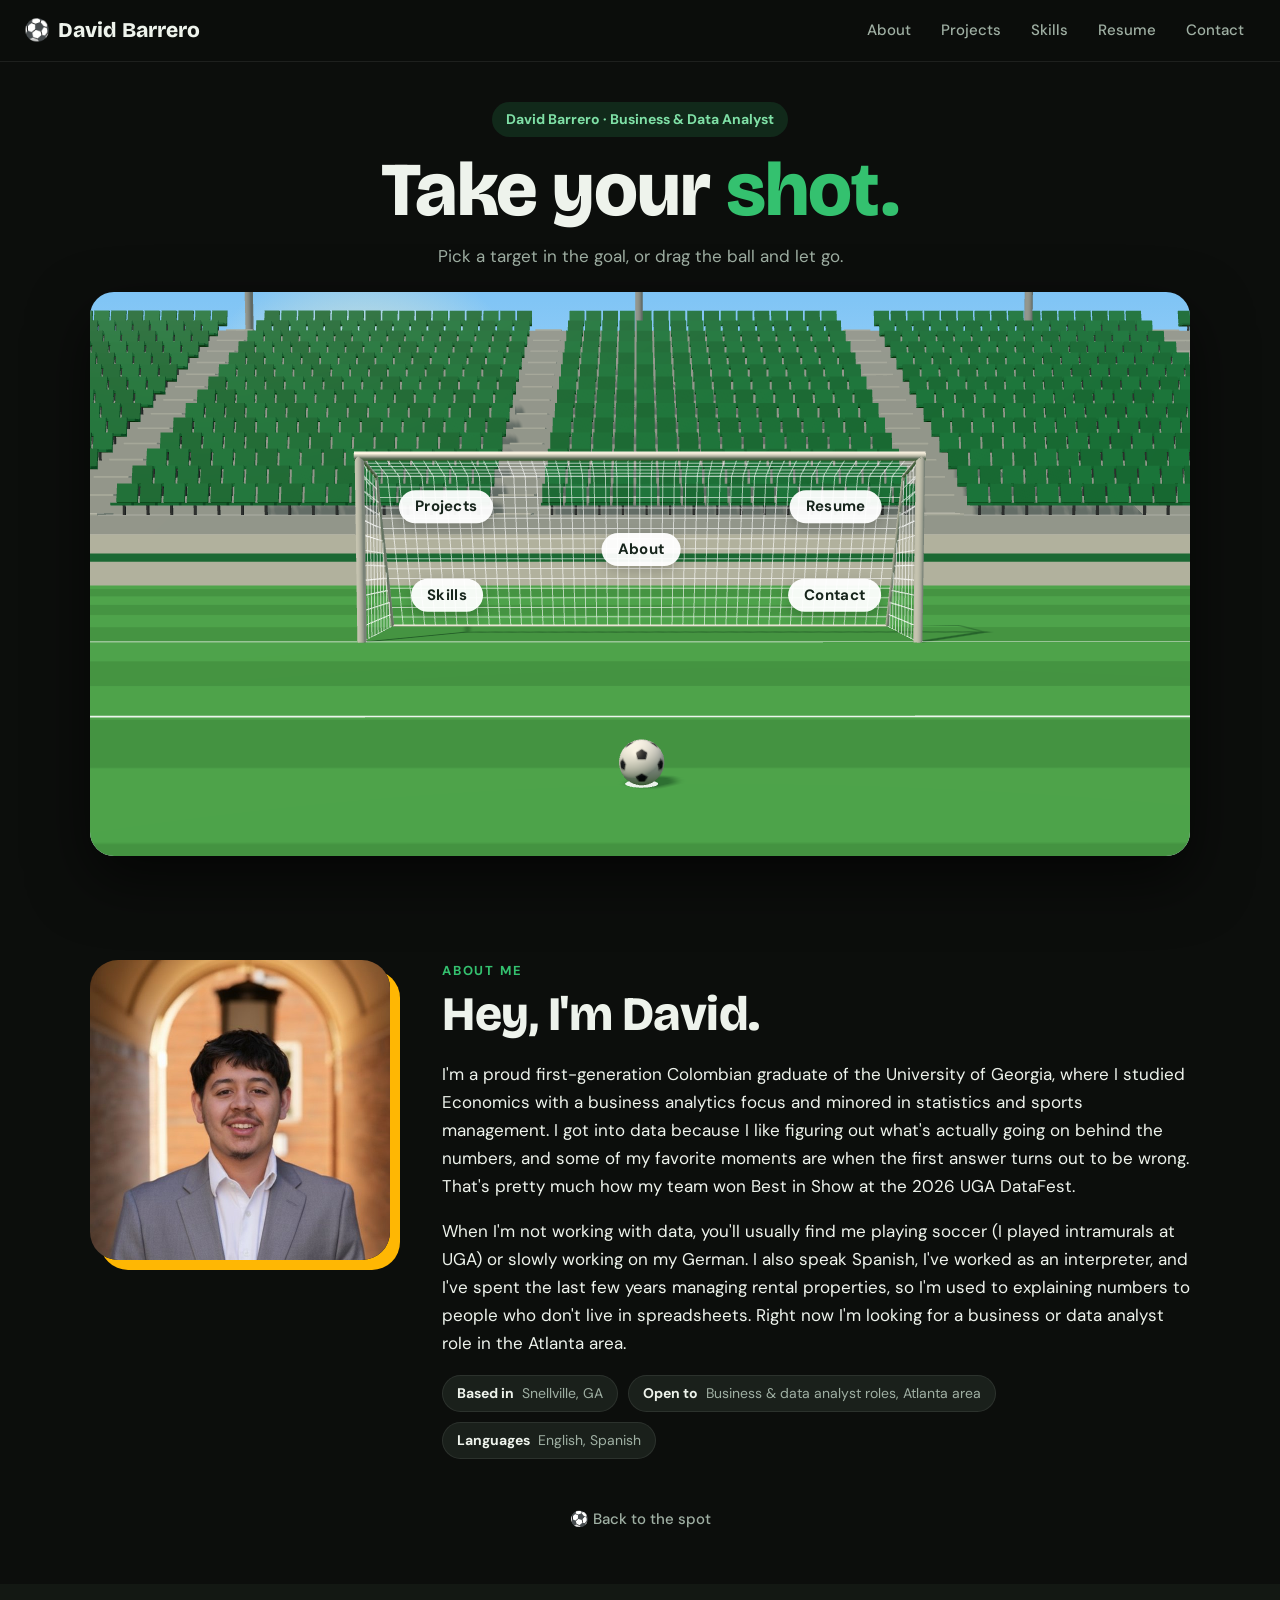
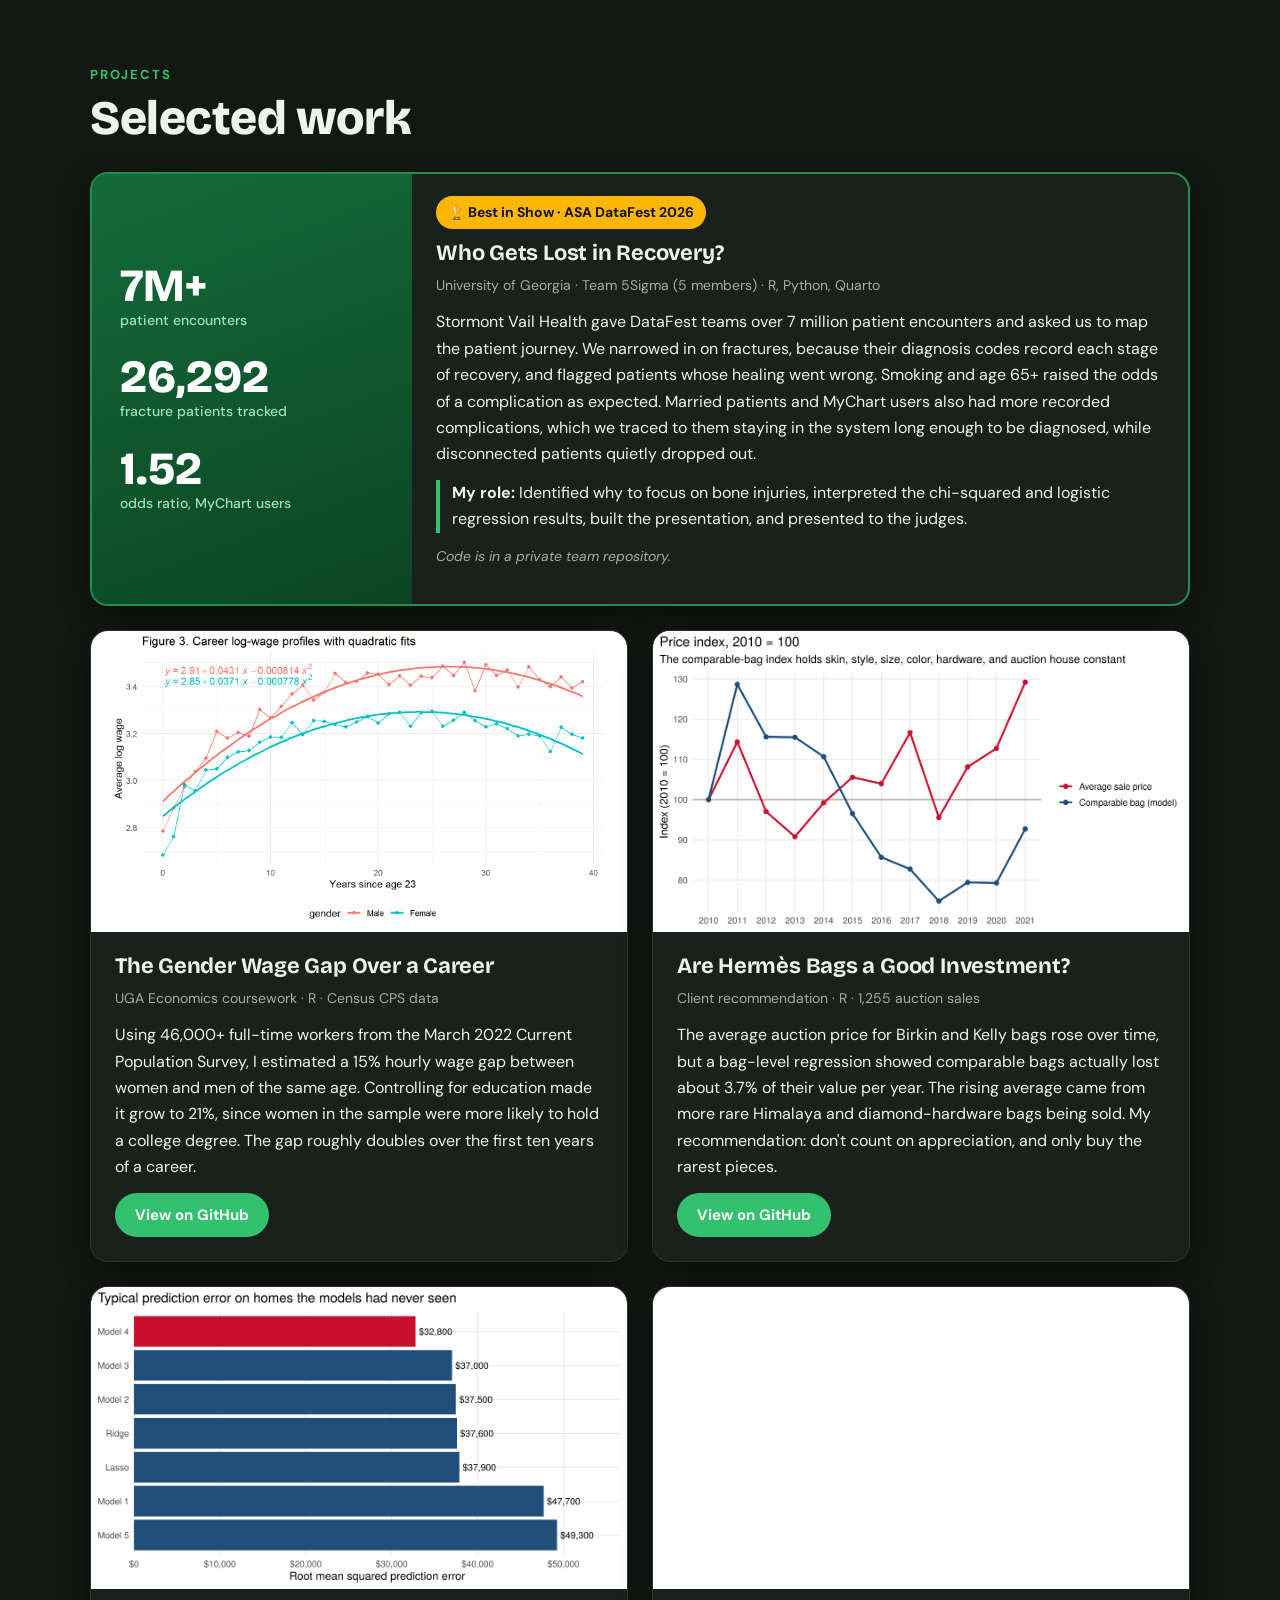
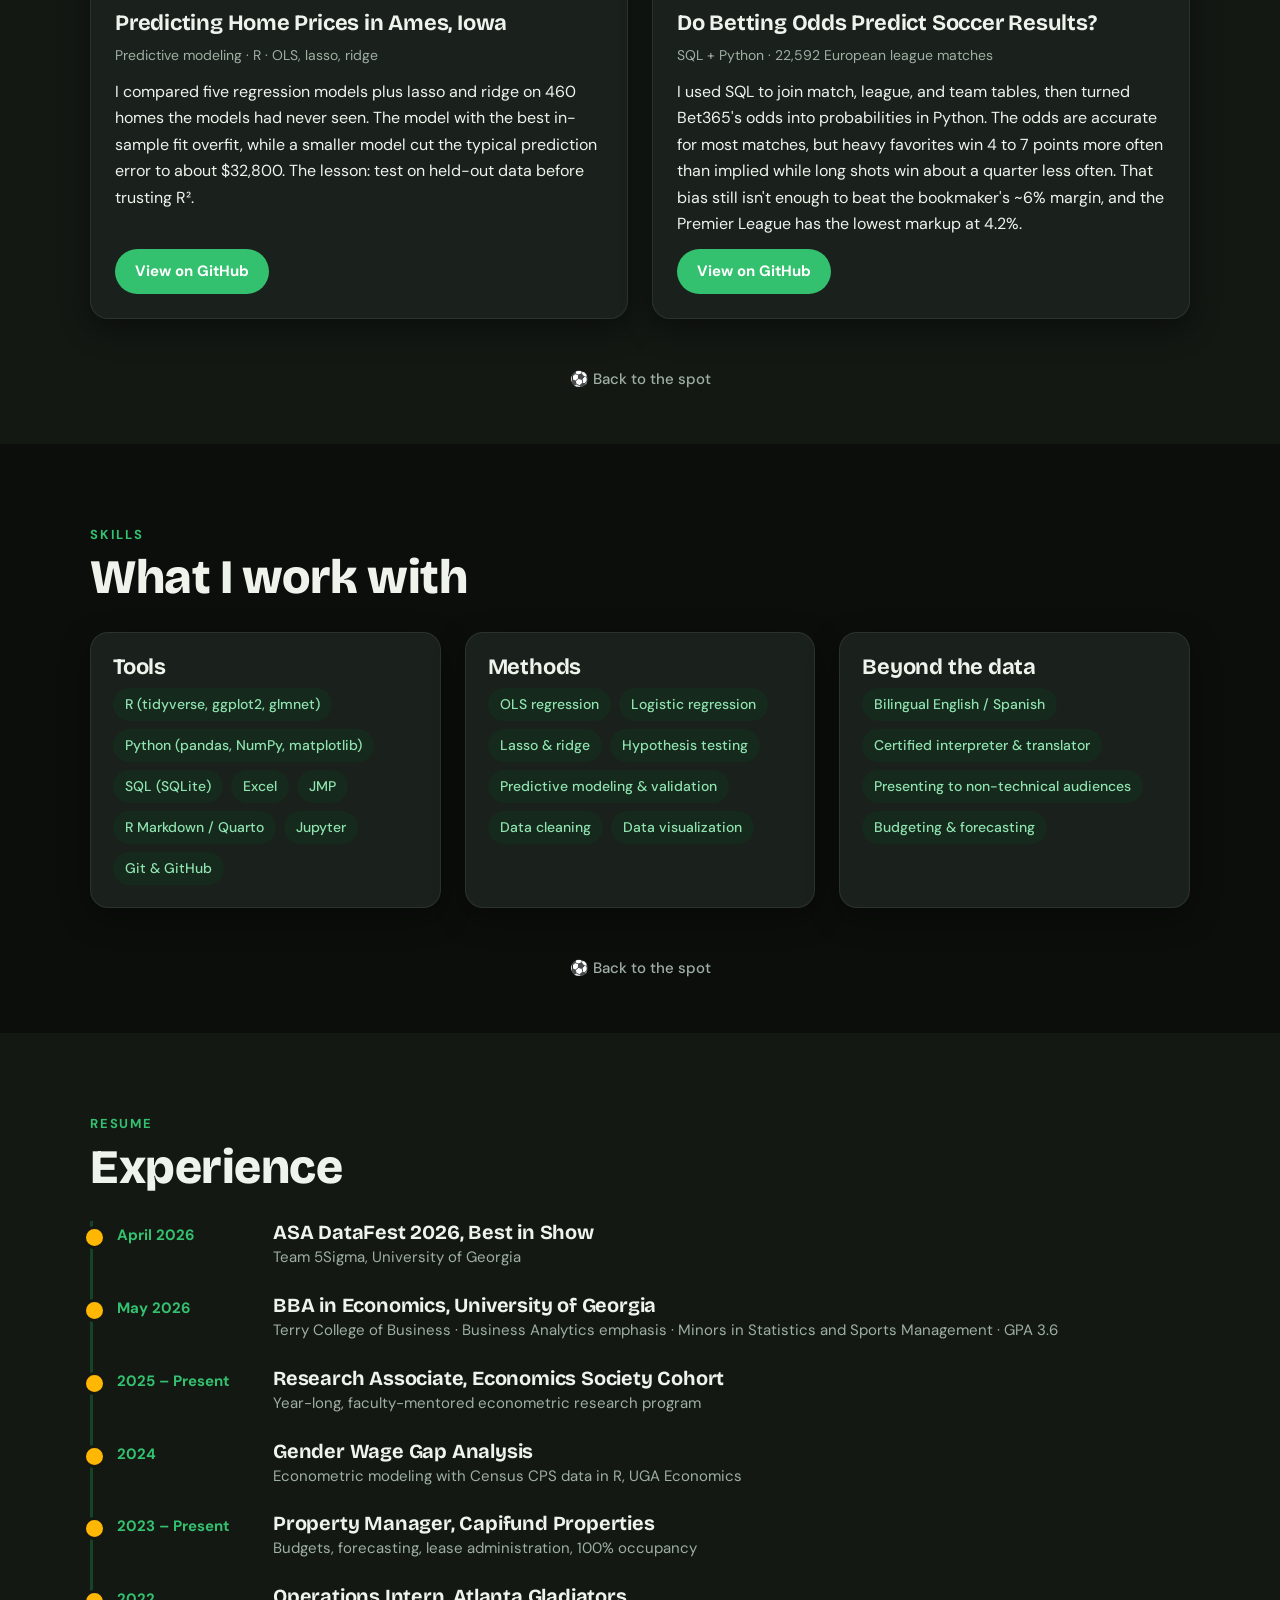
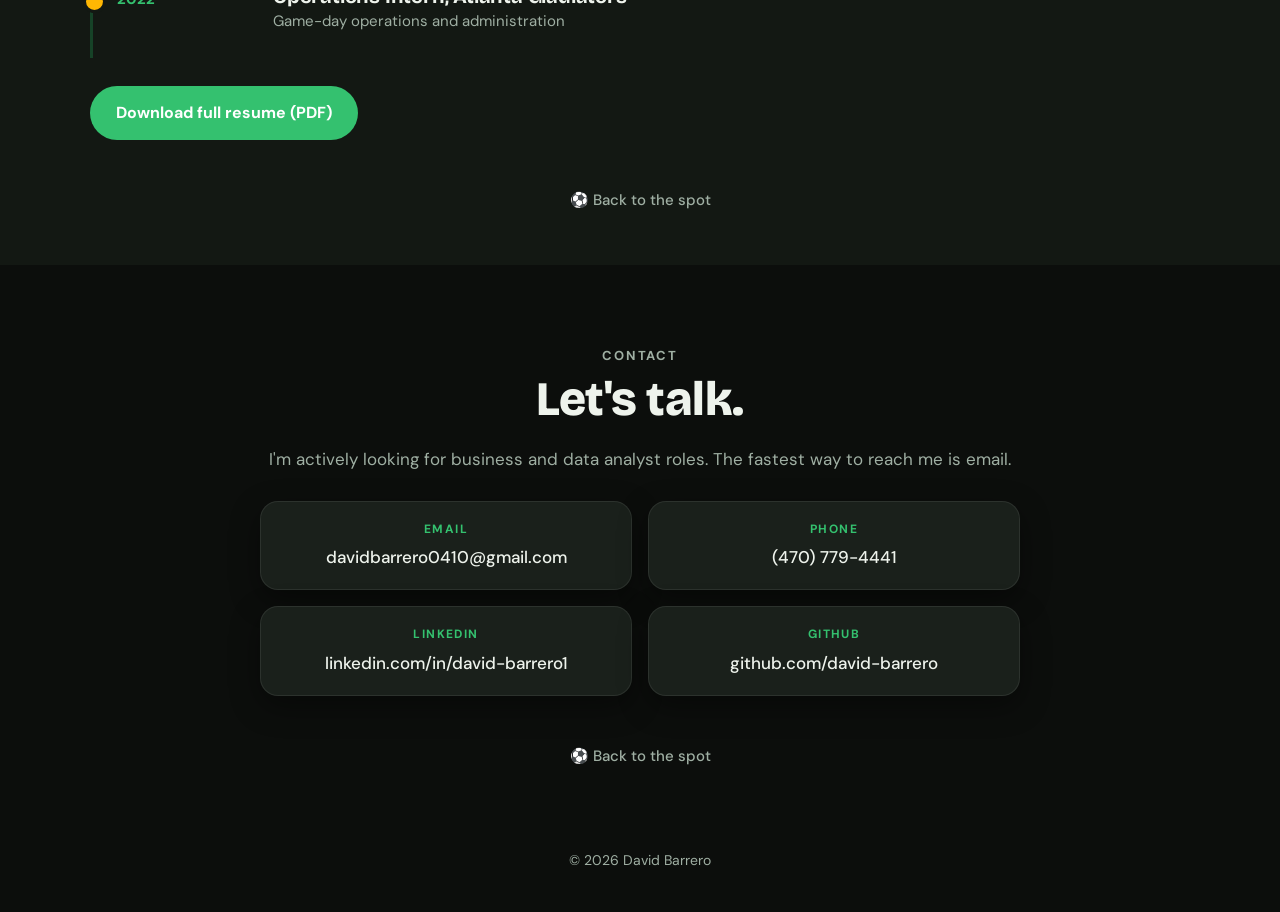
<file: index.html>
<!doctype html>
<html lang="en">
<head>
  <meta charset="utf-8">
  <meta name="viewport" content="width=device-width, initial-scale=1">
  <title>David Barrero | Business &amp; Data Analyst</title>
  <meta name="description" content="David Barrero, Economics graduate from the University of Georgia and business and data analyst. Projects in R, econometrics, and predictive modeling, plus a Best in Show win at ASA DataFest 2026.">
  <link rel="icon" href="data:image/svg+xml,<svg xmlns='http://www.w3.org/2000/svg' viewBox='0 0 100 100'><circle cx='50' cy='50' r='46' fill='white' stroke='black' stroke-width='4'/><polygon points='50,30 66,42 60,61 40,61 34,42' fill='black'/></svg>">
  <link rel="preconnect" href="https://fonts.googleapis.com">
  <link rel="preconnect" href="https://fonts.gstatic.com" crossorigin>
  <link href="https://fonts.googleapis.com/css2?family=Bricolage+Grotesque:opsz,wght@12..96,600;12..96,800&family=DM+Sans:wght@400;500;700&display=swap" rel="stylesheet">
  <link rel="stylesheet" href="style.css">
</head>
<body>

<a class="skip" href="#about">Skip to content</a>

<header class="topbar">
  <a class="brand" href="#top">David Barrero</a>
  <nav aria-label="Main">
    <a href="#about">About</a>
    <a href="#projects">Projects</a>
    <a href="#skills">Skills</a>
    <a href="#resume">Resume</a>
    <a href="#contact">Contact</a>
  </nav>
</header>

<!-- ============ HERO: the penalty kick ============ -->
<main id="top">
<section class="hero" aria-label="Pick a section by shooting at the goal">
  <div class="hero-text">
    <p class="kicker">David Barrero · Business &amp; Data Analyst</p>
    <h1>Take your <span>shot.</span></h1>
    <p class="hint">Pick a target in the goal, or drag the ball and let go.</p>
  </div>

  <div class="stage" id="stage">
    <canvas id="goal3d" aria-hidden="true"></canvas>
    <div class="targets" role="group" aria-label="Sections">
      <button class="target" data-target="projects" data-zone="tl">Projects</button>
      <button class="target" data-target="resume" data-zone="tr">Resume</button>
      <button class="target" data-target="about" data-zone="c">About</button>
      <button class="target" data-target="skills" data-zone="bl">Skills</button>
      <button class="target" data-target="contact" data-zone="br">Contact</button>
    </div>
    <div id="goal-flash" aria-live="polite"></div>
  </div>
</section>

<!-- ============ ABOUT ============ -->
<section id="about" class="section">
  <div class="container about-grid">
    <img class="headshot" src="assets/headshot.jpg" alt="David Barrero" width="600" height="600">
    <div>
      <p class="eyebrow">About me</p>
      <h2>Hey, I'm David.</h2>
      <p>I'm a proud first-generation Colombian graduate of the University of Georgia, where I studied Economics with a business analytics focus and minored in statistics and sports management. I got into data because I like figuring out what's actually going on behind the numbers, and some of my favorite moments are when the first answer turns out to be wrong. That's pretty much how my team won Best in Show at the 2026 UGA DataFest.</p>
      <p>When I'm not working with data, you'll usually find me playing soccer (I played intramurals at UGA) or slowly working on my German. I also speak Spanish, I've worked as an interpreter, and I've spent the last few years managing rental properties, so I'm used to explaining numbers to people who don't live in spreadsheets. Right now I'm looking for a business or data analyst role in the Atlanta area.</p>
      <div class="quick">
        <span><b>Based in</b> Snellville, GA</span>
        <span><b>Open to</b> Business &amp; data analyst roles, Atlanta area</span>
        <span><b>Languages</b> English, Spanish</span>
      </div>
    </div>
  </div>
  <a class="back" href="#top">⚽ Back to the spot</a>
</section>

<!-- ============ PROJECTS ============ -->
<section id="projects" class="section alt">
  <div class="container">
    <p class="eyebrow">Projects</p>
    <h2>Selected work</h2>

    <div class="cards">

      <article class="card featured">
        <div class="card-media stat-panel" aria-hidden="true">
          <div><strong>7M+</strong><span>patient encounters</span></div>
          <div><strong>26,292</strong><span>fracture patients tracked</span></div>
          <div><strong>1.52</strong><span>odds ratio, MyChart users</span></div>
        </div>
        <div class="card-body">
          <p class="award">🏆 Best in Show · ASA DataFest 2026</p>
          <h3>Who Gets Lost in Recovery?</h3>
          <p class="meta">University of Georgia · Team 5Sigma (5 members) · R, Python, Quarto</p>
          <p>Stormont Vail Health gave DataFest teams over 7 million patient encounters and asked us to map the patient journey. We narrowed in on fractures, because their diagnosis codes record each stage of recovery, and flagged patients whose healing went wrong. Smoking and age 65+ raised the odds of a complication as expected. Married patients and MyChart users also had more recorded complications, which we traced to them staying in the system long enough to be diagnosed, while disconnected patients quietly dropped out.</p>
          <p class="role"><b>My role:</b> Identified why to focus on bone injuries, interpreted the chi-squared and logistic regression results, built the presentation, and presented to the judges.</p>
          <p class="private">Code is in a private team repository.</p>
        </div>
      </article>

      <article class="card">
        <img class="card-media" src="assets/wage-gap.png" alt="Career log-wage profiles for men and women with quadratic fits" loading="lazy">
        <div class="card-body">
          <h3>The Gender Wage Gap Over a Career</h3>
          <p class="meta">UGA Economics coursework · R · Census CPS data</p>
          <p>Using 46,000+ full-time workers from the March 2022 Current Population Survey, I estimated a 15% hourly wage gap between women and men of the same age. Controlling for education made it grow to 21%, since women in the sample were more likely to hold a college degree. The gap roughly doubles over the first ten years of a career.</p>
          <a class="btn" href="https://github.com/david-barrero/gender-wage-gap" target="_blank" rel="noopener">View on GitHub</a>
        </div>
      </article>

      <article class="card">
        <img class="card-media" src="assets/hermes.png" alt="Price index for comparable Hermès bags vs. the average sale price" loading="lazy">
        <div class="card-body">
          <h3>Are Hermès Bags a Good Investment?</h3>
          <p class="meta">Client recommendation · R · 1,255 auction sales</p>
          <p>The average auction price for Birkin and Kelly bags rose over time, but a bag-level regression showed comparable bags actually lost about 3.7% of their value per year. The rising average came from more rare Himalaya and diamond-hardware bags being sold. My recommendation: don't count on appreciation, and only buy the rarest pieces.</p>
          <a class="btn" href="https://github.com/david-barrero/hermes-auction-prices" target="_blank" rel="noopener">View on GitHub</a>
        </div>
      </article>

      <article class="card">
        <img class="card-media" src="assets/housing.png" alt="Prediction error on test homes for each model" loading="lazy">
        <div class="card-body">
          <h3>Predicting Home Prices in Ames, Iowa</h3>
          <p class="meta">Predictive modeling · R · OLS, lasso, ridge</p>
          <p>I compared five regression models plus lasso and ridge on 460 homes the models had never seen. The model with the best in-sample fit overfit, while a smaller model cut the typical prediction error to about $32,800. The lesson: test on held-out data before trusting R².</p>
          <a class="btn" href="https://github.com/david-barrero/house-price-prediction" target="_blank" rel="noopener">View on GitHub</a>
        </div>
      </article>

      <article class="card">
        <img class="card-media" src="assets/soccer-odds.png" alt="Calibration chart comparing bookmaker predicted probabilities with actual match outcomes" loading="lazy">
        <div class="card-body">
          <h3>Do Betting Odds Predict Soccer Results?</h3>
          <p class="meta">SQL + Python · 22,592 European league matches</p>
          <p>I used SQL to join match, league, and team tables, then turned Bet365's odds into probabilities in Python. The odds are accurate for most matches, but heavy favorites win 4 to 7 points more often than implied while long shots win about a quarter less often. That bias still isn't enough to beat the bookmaker's ~6% margin, and the Premier League has the lowest markup at 4.2%.</p>
          <a class="btn" href="https://github.com/david-barrero/soccer-betting-odds" target="_blank" rel="noopener">View on GitHub</a>
        </div>
      </article>

    </div>
  </div>
  <a class="back" href="#top">⚽ Back to the spot</a>
</section>

<!-- ============ SKILLS ============ -->
<section id="skills" class="section">
  <div class="container">
    <p class="eyebrow">Skills</p>
    <h2>What I work with</h2>
    <div class="skill-groups">
      <div class="skill-group">
        <h3>Tools</h3>
        <ul class="chips"><li>R (tidyverse, ggplot2, glmnet)</li><li>Python (pandas, NumPy, matplotlib)</li><li>SQL (SQLite)</li><li>Excel</li><li>JMP</li><li>R Markdown / Quarto</li><li>Jupyter</li><li>Git &amp; GitHub</li></ul>
      </div>
      <div class="skill-group">
        <h3>Methods</h3>
        <ul class="chips"><li>OLS regression</li><li>Logistic regression</li><li>Lasso &amp; ridge</li><li>Hypothesis testing</li><li>Predictive modeling &amp; validation</li><li>Data cleaning</li><li>Data visualization</li></ul>
      </div>
      <div class="skill-group">
        <h3>Beyond the data</h3>
        <ul class="chips"><li>Bilingual English / Spanish</li><li>Certified interpreter &amp; translator</li><li>Presenting to non-technical audiences</li><li>Budgeting &amp; forecasting</li></ul>
      </div>
    </div>
  </div>
  <a class="back" href="#top">⚽ Back to the spot</a>
</section>

<!-- ============ RESUME ============ -->
<section id="resume" class="section alt">
  <div class="container">
    <p class="eyebrow">Resume</p>
    <h2>Experience</h2>
    <ol class="timeline">
      <li><span class="when">April 2026</span><div><h3>ASA DataFest 2026, Best in Show</h3><p>Team 5Sigma, University of Georgia</p></div></li>
      <li><span class="when">May 2026</span><div><h3>BBA in Economics, University of Georgia</h3><p>Terry College of Business · Business Analytics emphasis · Minors in Statistics and Sports Management · GPA 3.6</p></div></li>
      <li><span class="when">2025 – Present</span><div><h3>Research Associate, Economics Society Cohort</h3><p>Year-long, faculty-mentored econometric research program</p></div></li>
      <li><span class="when">2024</span><div><h3>Gender Wage Gap Analysis</h3><p>Econometric modeling with Census CPS data in R, UGA Economics</p></div></li>
      <li><span class="when">2023 – Present</span><div><h3>Property Manager, Capifund Properties</h3><p>Budgets, forecasting, lease administration, 100% occupancy</p></div></li>
            <li><span class="when">2022</span><div><h3>Operations Intern, Atlanta Gladiators</h3><p>Game-day operations and administration</p></div></li>
    </ol>
    <a class="btn btn-big" href="assets/David_Barrero_Resume.pdf" target="_blank" rel="noopener">Download full resume (PDF)</a>
  </div>
  <a class="back" href="#top">⚽ Back to the spot</a>
</section>

<!-- ============ CONTACT ============ -->
<section id="contact" class="section">
  <div class="container contact">
    <p class="eyebrow">Contact</p>
    <h2>Let's talk.</h2>
    <p>I'm actively looking for business and data analyst roles. The fastest way to reach me is email.</p>
    <div class="contact-links">
      <a class="contact-item" href="mailto:davidbarrero0410@gmail.com"><span>Email</span>davidbarrero0410@gmail.com</a>
      <a class="contact-item" href="tel:+14707794441"><span>Phone</span>(470) 779-4441</a>
      <a class="contact-item" href="https://www.linkedin.com/in/david-barrero1" target="_blank" rel="noopener"><span>LinkedIn</span>linkedin.com/in/david-barrero1</a>
      <a class="contact-item" href="https://github.com/david-barrero" target="_blank" rel="noopener"><span>GitHub</span>github.com/david-barrero</a>
    </div>
  </div>
  <a class="back" href="#top">⚽ Back to the spot</a>
</section>
</main>

<footer>© 2026 David Barrero</footer>

<script src="assets/vendor/three.min.js"></script>
<script src="main.js"></script>
</body>
</html>
</file>
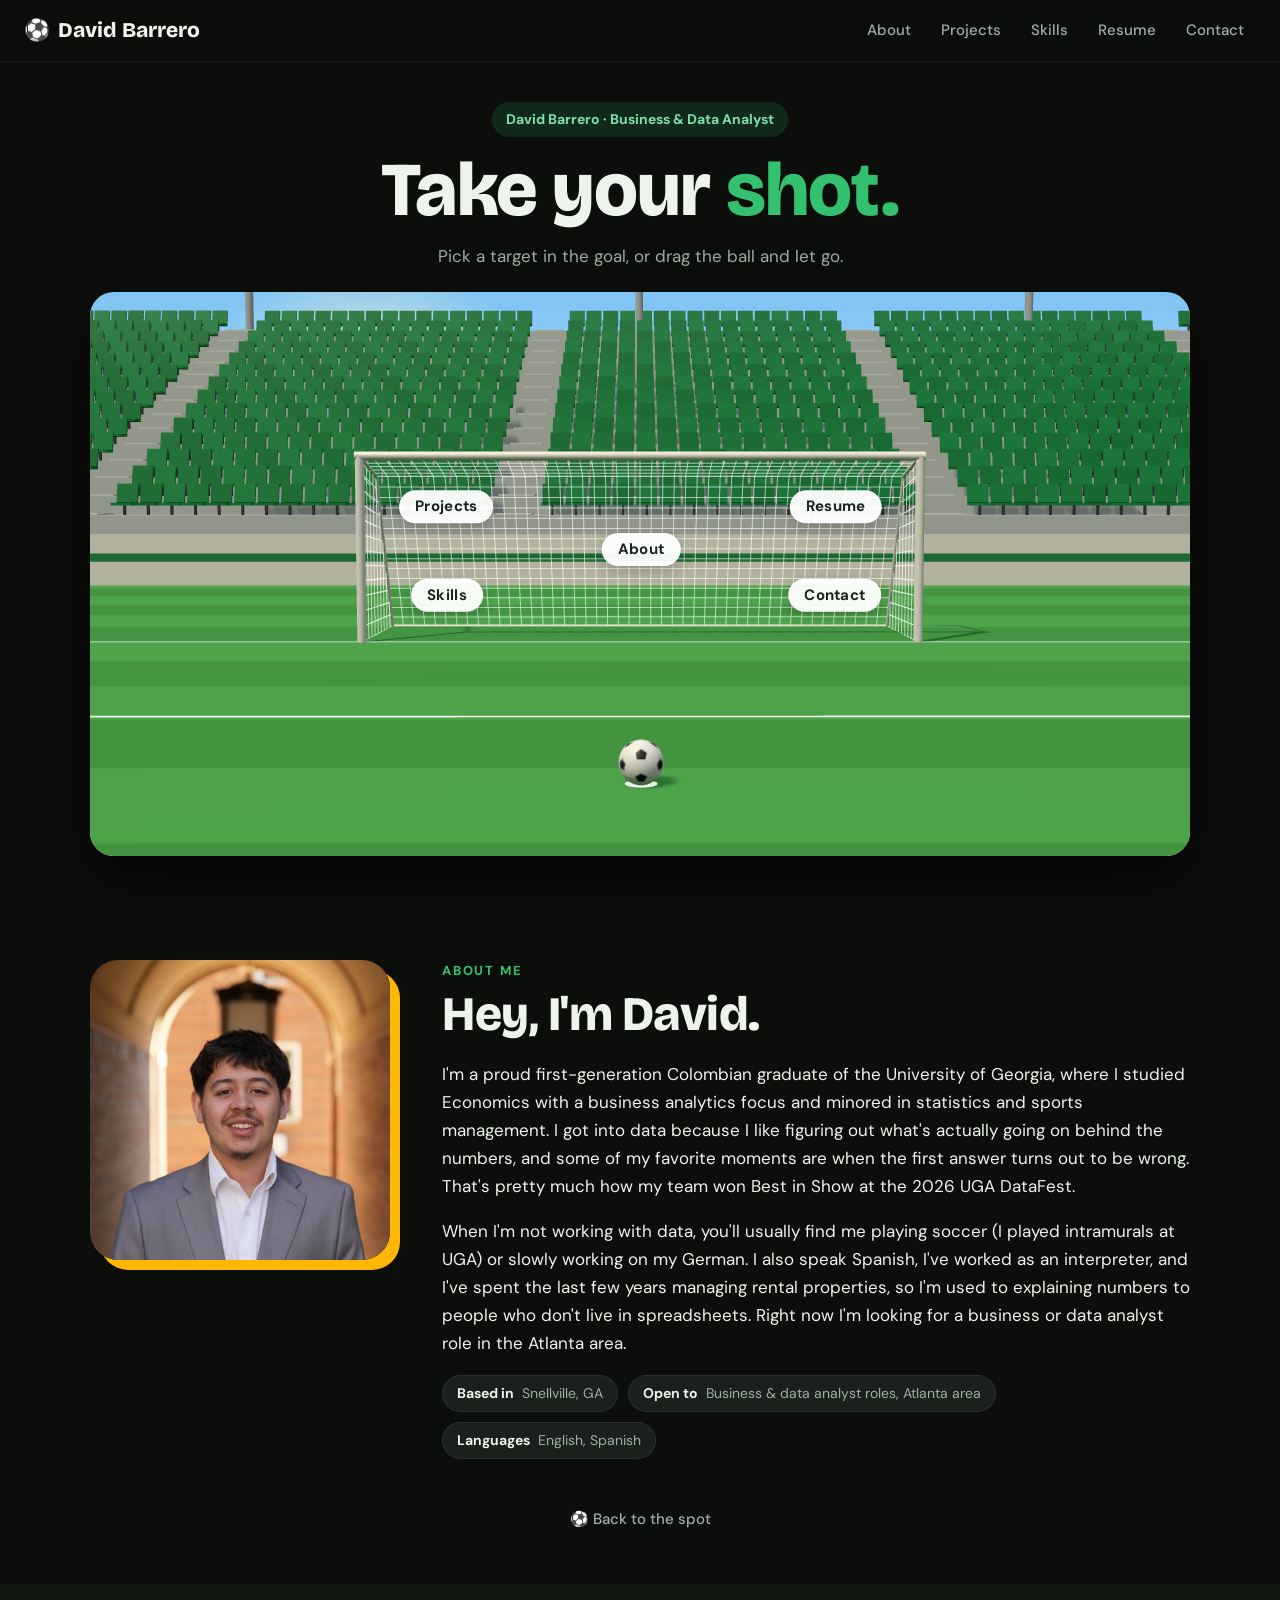
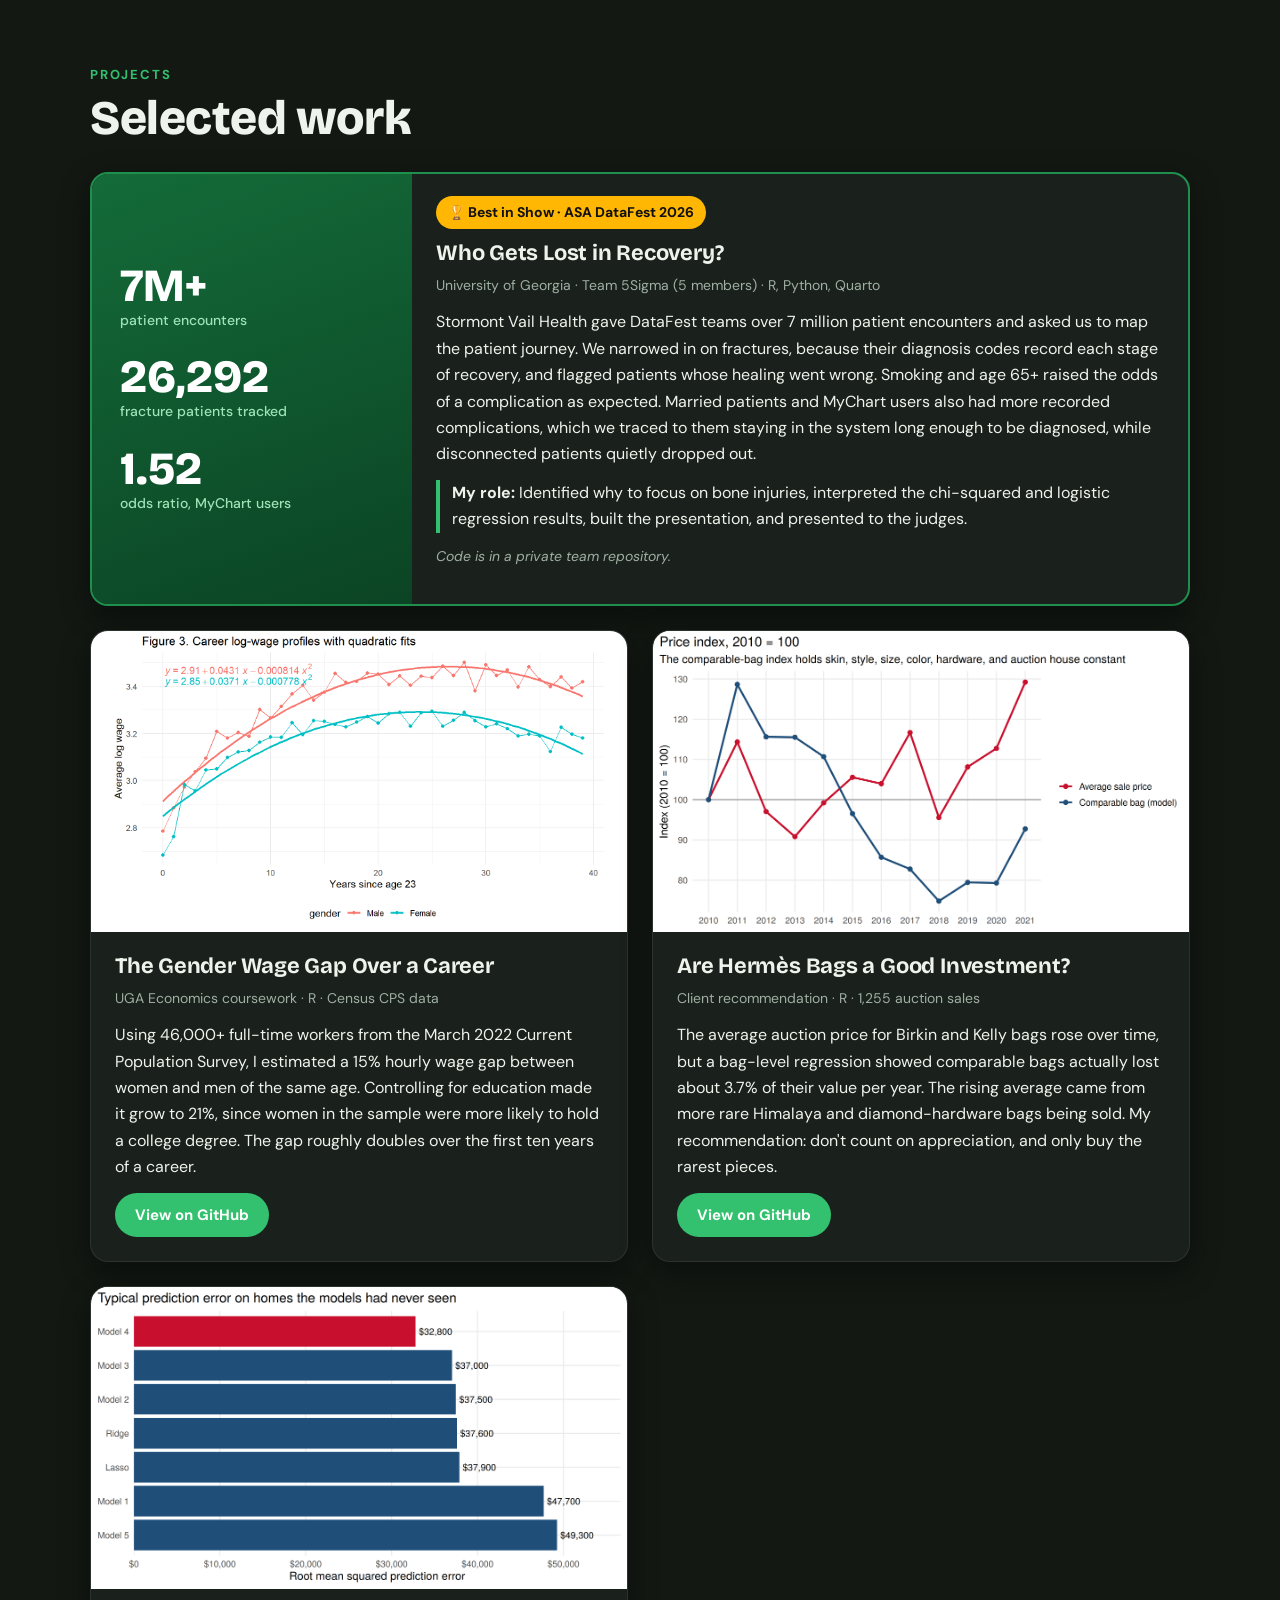
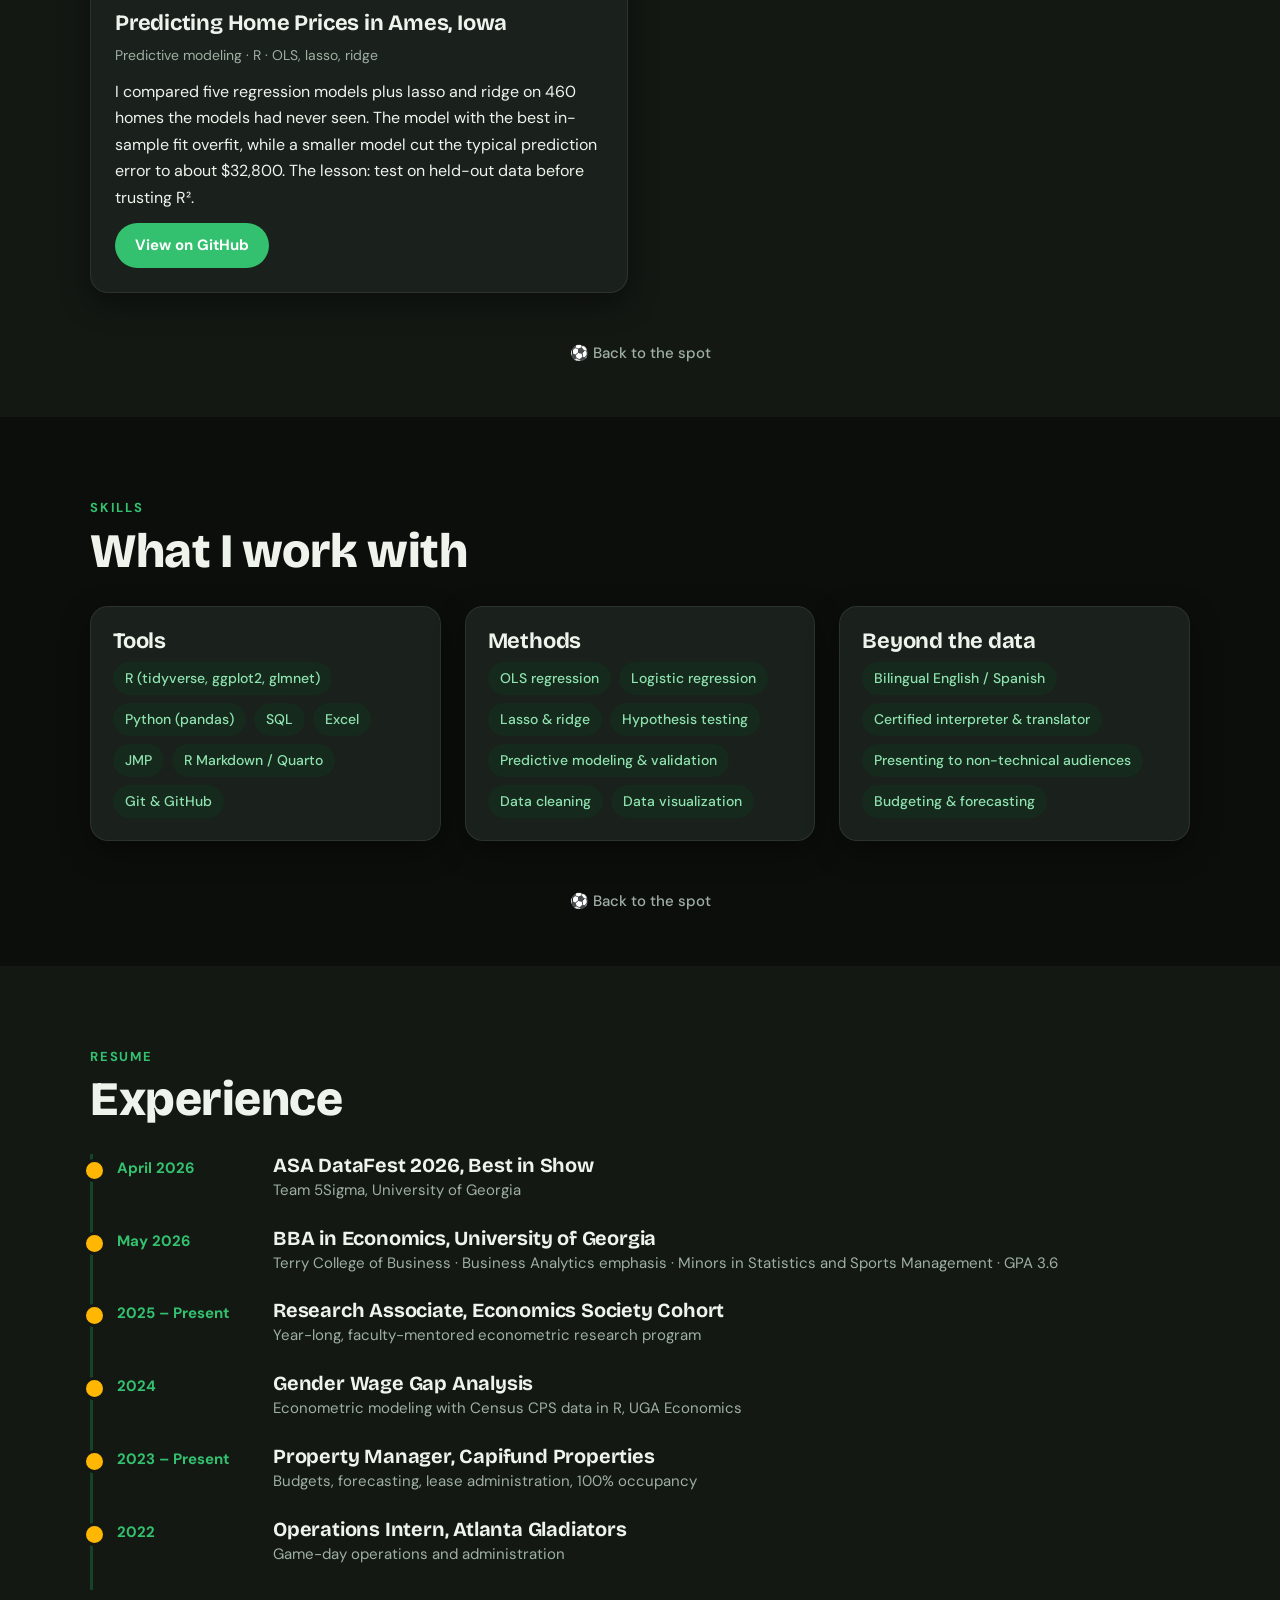
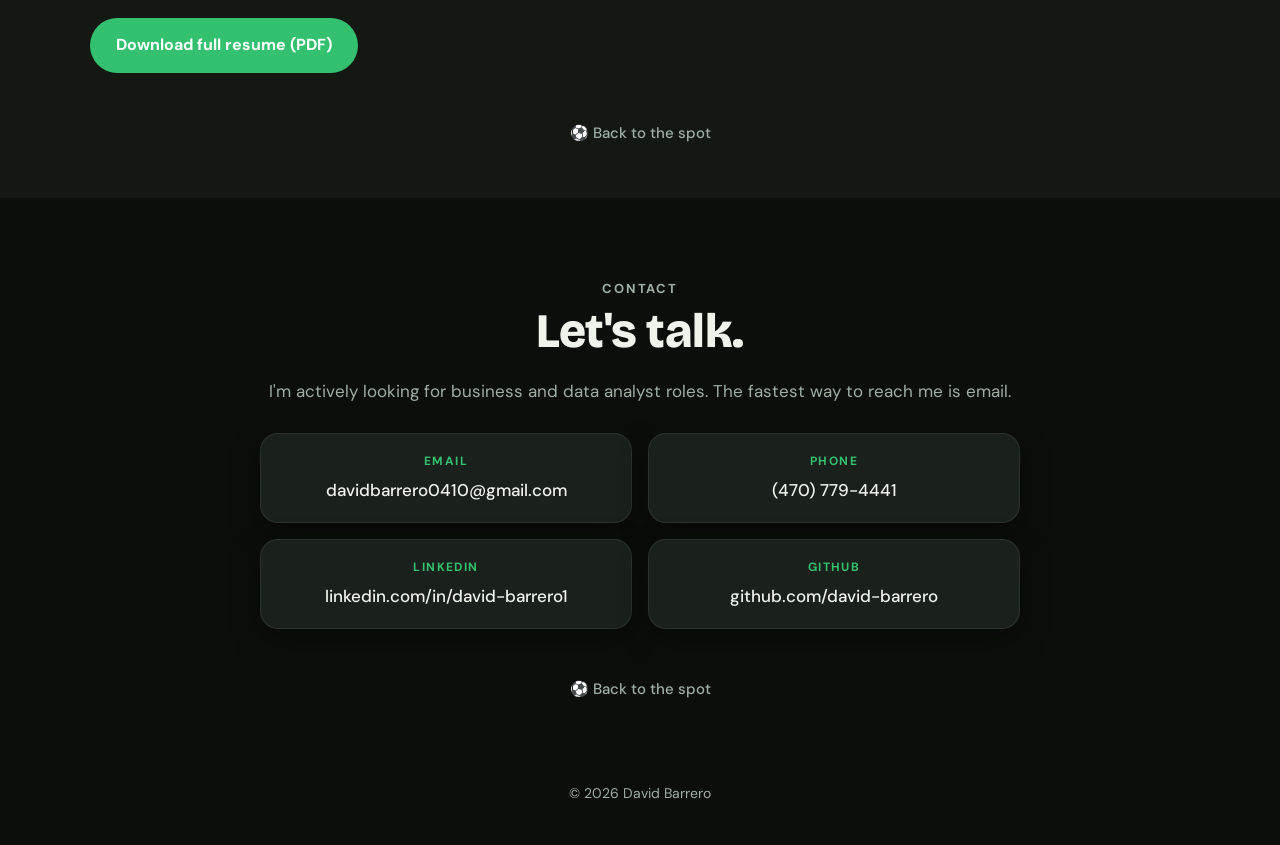
<file: david-barrero.github.io/index.html>
<!doctype html>
<html lang="en">
<head>
  <meta charset="utf-8">
  <meta name="viewport" content="width=device-width, initial-scale=1">
  <title>David Barrero | Business &amp; Data Analyst</title>
  <meta name="description" content="David Barrero, Economics graduate from the University of Georgia and business and data analyst. Projects in R, econometrics, and predictive modeling, plus a Best in Show win at ASA DataFest 2026.">
  <link rel="icon" href="data:image/svg+xml,<svg xmlns='http://www.w3.org/2000/svg' viewBox='0 0 100 100'><circle cx='50' cy='50' r='46' fill='white' stroke='black' stroke-width='4'/><polygon points='50,30 66,42 60,61 40,61 34,42' fill='black'/></svg>">
  <link rel="preconnect" href="https://fonts.googleapis.com">
  <link rel="preconnect" href="https://fonts.gstatic.com" crossorigin>
  <link href="https://fonts.googleapis.com/css2?family=Bricolage+Grotesque:opsz,wght@12..96,600;12..96,800&family=DM+Sans:wght@400;500;700&display=swap" rel="stylesheet">
  <link rel="stylesheet" href="style.css">
</head>
<body>

<a class="skip" href="#about">Skip to content</a>

<header class="topbar">
  <a class="brand" href="#top">David Barrero</a>
  <nav aria-label="Main">
    <a href="#about">About</a>
    <a href="#projects">Projects</a>
    <a href="#skills">Skills</a>
    <a href="#resume">Resume</a>
    <a href="#contact">Contact</a>
  </nav>
</header>

<!-- ============ HERO: the penalty kick ============ -->
<main id="top">
<section class="hero" aria-label="Pick a section by shooting at the goal">
  <div class="hero-text">
    <p class="kicker">David Barrero · Business &amp; Data Analyst</p>
    <h1>Take your <span>shot.</span></h1>
    <p class="hint">Pick a target in the goal, or drag the ball and let go.</p>
  </div>

  <div class="stage" id="stage">
    <canvas id="goal3d" aria-hidden="true"></canvas>
    <div class="targets" role="group" aria-label="Sections">
      <button class="target" data-target="projects" data-zone="tl">Projects</button>
      <button class="target" data-target="resume" data-zone="tr">Resume</button>
      <button class="target" data-target="about" data-zone="c">About</button>
      <button class="target" data-target="skills" data-zone="bl">Skills</button>
      <button class="target" data-target="contact" data-zone="br">Contact</button>
    </div>
    <div id="goal-flash" aria-live="polite"></div>
  </div>
</section>

<!-- ============ ABOUT ============ -->
<section id="about" class="section">
  <div class="container about-grid">
    <img class="headshot" src="assets/headshot.jpg" alt="David Barrero" width="600" height="600">
    <div>
      <p class="eyebrow">About me</p>
      <h2>Hey, I'm David.</h2>
      <p>I'm a proud first-generation Colombian graduate of the University of Georgia, where I studied Economics with a business analytics focus and minored in statistics and sports management. I got into data because I like figuring out what's actually going on behind the numbers, and some of my favorite moments are when the first answer turns out to be wrong. That's pretty much how my team won Best in Show at the 2026 UGA DataFest.</p>
      <p>When I'm not working with data, you'll usually find me playing soccer (I played intramurals at UGA) or slowly working on my German. I also speak Spanish, I've worked as an interpreter, and I've spent the last few years managing rental properties, so I'm used to explaining numbers to people who don't live in spreadsheets. Right now I'm looking for a business or data analyst role in the Atlanta area.</p>
      <div class="quick">
        <span><b>Based in</b> Snellville, GA</span>
        <span><b>Open to</b> Business &amp; data analyst roles, Atlanta area</span>
        <span><b>Languages</b> English, Spanish</span>
      </div>
    </div>
  </div>
  <a class="back" href="#top">⚽ Back to the spot</a>
</section>

<!-- ============ PROJECTS ============ -->
<section id="projects" class="section alt">
  <div class="container">
    <p class="eyebrow">Projects</p>
    <h2>Selected work</h2>

    <div class="cards">

      <article class="card featured">
        <div class="card-media stat-panel" aria-hidden="true">
          <div><strong>7M+</strong><span>patient encounters</span></div>
          <div><strong>26,292</strong><span>fracture patients tracked</span></div>
          <div><strong>1.52</strong><span>odds ratio, MyChart users</span></div>
        </div>
        <div class="card-body">
          <p class="award">🏆 Best in Show · ASA DataFest 2026</p>
          <h3>Who Gets Lost in Recovery?</h3>
          <p class="meta">University of Georgia · Team 5Sigma (5 members) · R, Python, Quarto</p>
          <p>Stormont Vail Health gave DataFest teams over 7 million patient encounters and asked us to map the patient journey. We narrowed in on fractures, because their diagnosis codes record each stage of recovery, and flagged patients whose healing went wrong. Smoking and age 65+ raised the odds of a complication as expected. Married patients and MyChart users also had more recorded complications, which we traced to them staying in the system long enough to be diagnosed, while disconnected patients quietly dropped out.</p>
          <p class="role"><b>My role:</b> Identified why to focus on bone injuries, interpreted the chi-squared and logistic regression results, built the presentation, and presented to the judges.</p>
          <p class="private">Code is in a private team repository.</p>
        </div>
      </article>

      <article class="card">
        <img class="card-media" src="assets/wage-gap.png" alt="Career log-wage profiles for men and women with quadratic fits" loading="lazy">
        <div class="card-body">
          <h3>The Gender Wage Gap Over a Career</h3>
          <p class="meta">UGA Economics coursework · R · Census CPS data</p>
          <p>Using 46,000+ full-time workers from the March 2022 Current Population Survey, I estimated a 15% hourly wage gap between women and men of the same age. Controlling for education made it grow to 21%, since women in the sample were more likely to hold a college degree. The gap roughly doubles over the first ten years of a career.</p>
          <a class="btn" href="https://github.com/david-barrero/gender-wage-gap" target="_blank" rel="noopener">View on GitHub</a>
        </div>
      </article>

      <article class="card">
        <img class="card-media" src="assets/hermes.png" alt="Price index for comparable Hermès bags vs. the average sale price" loading="lazy">
        <div class="card-body">
          <h3>Are Hermès Bags a Good Investment?</h3>
          <p class="meta">Client recommendation · R · 1,255 auction sales</p>
          <p>The average auction price for Birkin and Kelly bags rose over time, but a bag-level regression showed comparable bags actually lost about 3.7% of their value per year. The rising average came from more rare Himalaya and diamond-hardware bags being sold. My recommendation: don't count on appreciation, and only buy the rarest pieces.</p>
          <a class="btn" href="https://github.com/david-barrero/hermes-auction-prices" target="_blank" rel="noopener">View on GitHub</a>
        </div>
      </article>

      <article class="card">
        <img class="card-media" src="assets/housing.png" alt="Prediction error on test homes for each model" loading="lazy">
        <div class="card-body">
          <h3>Predicting Home Prices in Ames, Iowa</h3>
          <p class="meta">Predictive modeling · R · OLS, lasso, ridge</p>
          <p>I compared five regression models plus lasso and ridge on 460 homes the models had never seen. The model with the best in-sample fit overfit, while a smaller model cut the typical prediction error to about $32,800. The lesson: test on held-out data before trusting R².</p>
          <a class="btn" href="https://github.com/david-barrero/house-price-prediction" target="_blank" rel="noopener">View on GitHub</a>
        </div>
      </article>

    </div>
  </div>
  <a class="back" href="#top">⚽ Back to the spot</a>
</section>

<!-- ============ SKILLS ============ -->
<section id="skills" class="section">
  <div class="container">
    <p class="eyebrow">Skills</p>
    <h2>What I work with</h2>
    <div class="skill-groups">
      <div class="skill-group">
        <h3>Tools</h3>
        <ul class="chips"><li>R (tidyverse, ggplot2, glmnet)</li><li>Python (pandas)</li><li>SQL</li><li>Excel</li><li>JMP</li><li>R Markdown / Quarto</li><li>Git &amp; GitHub</li></ul>
      </div>
      <div class="skill-group">
        <h3>Methods</h3>
        <ul class="chips"><li>OLS regression</li><li>Logistic regression</li><li>Lasso &amp; ridge</li><li>Hypothesis testing</li><li>Predictive modeling &amp; validation</li><li>Data cleaning</li><li>Data visualization</li></ul>
      </div>
      <div class="skill-group">
        <h3>Beyond the data</h3>
        <ul class="chips"><li>Bilingual English / Spanish</li><li>Certified interpreter &amp; translator</li><li>Presenting to non-technical audiences</li><li>Budgeting &amp; forecasting</li></ul>
      </div>
    </div>
  </div>
  <a class="back" href="#top">⚽ Back to the spot</a>
</section>

<!-- ============ RESUME ============ -->
<section id="resume" class="section alt">
  <div class="container">
    <p class="eyebrow">Resume</p>
    <h2>Experience</h2>
    <ol class="timeline">
      <li><span class="when">April 2026</span><div><h3>ASA DataFest 2026, Best in Show</h3><p>Team 5Sigma, University of Georgia</p></div></li>
      <li><span class="when">May 2026</span><div><h3>BBA in Economics, University of Georgia</h3><p>Terry College of Business · Business Analytics emphasis · Minors in Statistics and Sports Management · GPA 3.6</p></div></li>
      <li><span class="when">2025 – Present</span><div><h3>Research Associate, Economics Society Cohort</h3><p>Year-long, faculty-mentored econometric research program</p></div></li>
      <li><span class="when">2024</span><div><h3>Gender Wage Gap Analysis</h3><p>Econometric modeling with Census CPS data in R, UGA Economics</p></div></li>
      <li><span class="when">2023 – Present</span><div><h3>Property Manager, Capifund Properties</h3><p>Budgets, forecasting, lease administration, 100% occupancy</p></div></li>
            <li><span class="when">2022</span><div><h3>Operations Intern, Atlanta Gladiators</h3><p>Game-day operations and administration</p></div></li>
    </ol>
    <a class="btn btn-big" href="assets/David_Barrero_Resume.pdf" target="_blank" rel="noopener">Download full resume (PDF)</a>
  </div>
  <a class="back" href="#top">⚽ Back to the spot</a>
</section>

<!-- ============ CONTACT ============ -->
<section id="contact" class="section">
  <div class="container contact">
    <p class="eyebrow">Contact</p>
    <h2>Let's talk.</h2>
    <p>I'm actively looking for business and data analyst roles. The fastest way to reach me is email.</p>
    <div class="contact-links">
      <a class="contact-item" href="mailto:davidbarrero0410@gmail.com"><span>Email</span>davidbarrero0410@gmail.com</a>
      <a class="contact-item" href="tel:+14707794441"><span>Phone</span>(470) 779-4441</a>
      <a class="contact-item" href="https://www.linkedin.com/in/david-barrero1" target="_blank" rel="noopener"><span>LinkedIn</span>linkedin.com/in/david-barrero1</a>
      <a class="contact-item" href="https://github.com/david-barrero" target="_blank" rel="noopener"><span>GitHub</span>github.com/david-barrero</a>
    </div>
  </div>
  <a class="back" href="#top">⚽ Back to the spot</a>
</section>
</main>

<footer>© 2026 David Barrero</footer>

<script src="assets/vendor/three.min.js"></script>
<script src="main.js"></script>
</body>
</html>
</file>
<file: style.css>
:root {
  --bg: #0c0e0c;
  --bg-alt: #131813;
  --card: #1a201b;
  --text: #eef3ec;
  --muted: #9fafa3;
  --green: #34c16f;
  --green-dark: #146b39;
  --accent: #ffb703;
  --line: rgba(255, 255, 255, .08);
  --radius: 18px;
  --maxw: 1100px;
  --shadow: 0 10px 30px rgba(0, 0, 0, .4);
}

* { box-sizing: border-box; }
html { scroll-behavior: smooth; scroll-padding-top: 70px; }
body {
  margin: 0;
  background: var(--bg);
  color: var(--text);
  font: 400 17px/1.65 "DM Sans", system-ui, -apple-system, Segoe UI, Roboto, sans-serif;
}
img { max-width: 100%; display: block; }
a { color: var(--green); }
h1, h2, h3 { font-family: "Bricolage Grotesque", "DM Sans", sans-serif; line-height: 1.1; margin: 0 0 .4em; letter-spacing: -.01em; }
h2 { font-size: clamp(32px, 4.5vw, 48px); font-weight: 800; }
h3 { font-size: 22px; font-weight: 700; }

.skip { position: absolute; left: -999px; top: 8px; background: var(--accent); color: #111; padding: 8px 12px; border-radius: 8px; z-index: 100; }
.skip:focus { left: 8px; }

/* ---------- top bar ---------- */
.topbar {
  position: sticky; top: 0; z-index: 50;
  display: flex; align-items: center; justify-content: space-between; gap: 16px;
  padding: 12px 24px;
  background: rgba(12, 14, 12, .9);
  backdrop-filter: blur(10px);
  border-bottom: 1px solid var(--line);
}
.brand { font-family: "Bricolage Grotesque", sans-serif; font-weight: 800; font-size: 21px; color: var(--text); text-decoration: none; }
.brand::before { content: "⚽"; margin-right: 8px; }
.topbar nav { display: flex; gap: 6px; flex-wrap: wrap; }
.topbar nav a { color: var(--muted); text-decoration: none; font-weight: 500; font-size: 15px; padding: 6px 12px; border-radius: 999px; }
.topbar nav a:hover, .topbar nav a:focus-visible { color: var(--text); background: rgba(31, 143, 78, .1); }

/* ---------- hero ---------- */
.hero { padding: 40px 16px 24px; text-align: center; }
.hero-text { max-width: 760px; margin: 0 auto; }
.kicker {
  display: inline-block; margin: 0 0 12px;
  background: rgba(52, 193, 111, .15); color: #7fe0a6;
  font-weight: 700; font-size: 14px; padding: 6px 14px; border-radius: 999px;
}
.hero h1 { font-size: clamp(44px, 7vw, 76px); font-weight: 800; margin: 0; }
.hero h1 span { color: var(--green); }
.hint { color: var(--muted); margin: 10px 0 0; font-size: 17px; }

.stage {
  position: relative; max-width: 1100px; margin: 22px auto 0;
  aspect-ratio: 16 / 8.2; max-height: 70vh;
  border-radius: 24px; overflow: hidden;
  background: linear-gradient(180deg, #7fc4f5 0%, #b9e0fb 45%, #e3f2fb 100%);
  box-shadow: 0 24px 60px rgba(0, 0, 0, .6);
}
.stage::before {   /* soft sun */
  content: ""; position: absolute; left: 8%; top: -10%; width: 34%; aspect-ratio: 1; border-radius: 50%;
  background: radial-gradient(circle, rgba(255, 244, 200, .9) 0%, rgba(255, 244, 200, 0) 65%);
  pointer-events: none;
}
#goal3d { position: relative; width: 100%; height: 100%; display: block; touch-action: none; }

.targets { position: absolute; inset: 0; pointer-events: none; }
.target {
  position: absolute; left: 0; top: 0; pointer-events: auto;
  font: 700 15px/1 "DM Sans", sans-serif; letter-spacing: .02em;
  color: #17251c; background: rgba(255, 255, 255, .95); border: 0;
  padding: 9px 16px; border-radius: 999px; cursor: pointer;
  box-shadow: 0 4px 14px rgba(0, 0, 0, .18);
  transition: background .2s, color .2s, box-shadow .2s;
}
.target:hover, .target.hot, .target:focus-visible { background: var(--accent); color: #111; box-shadow: 0 6px 20px rgba(255, 183, 3, .5); }

#goal-flash {
  position: absolute; inset: 0; display: grid; place-items: center; align-content: center; pointer-events: none;
  font-family: "Bricolage Grotesque", sans-serif; font-weight: 800;
  font-size: clamp(48px, 9vw, 110px); color: #fff;
  text-shadow: 0 6px 30px rgba(0, 0, 0, .35); opacity: 0; transform: scale(.9);
  transition: opacity .25s, transform .25s;
}
#goal-flash.show { opacity: 1; transform: none; }
#goal-flash small { display: block; font-family: "DM Sans", sans-serif; font-size: .24em; font-weight: 700; color: #fff; background: var(--green); padding: 6px 14px; border-radius: 999px; margin: 6px auto 0; width: max-content; text-shadow: none; }

/* night match */
.stage.night { background: linear-gradient(180deg, #05070b 0%, #0c1320 55%, #142033 100%); }
.stage.night::before {
  left: -6%; top: -18%; width: 36%;
  background: radial-gradient(circle, rgba(235, 245, 255, .55) 0%, rgba(235, 245, 255, 0) 62%);
}
.stage.night::after {
  content: ""; position: absolute; right: -6%; top: -18%; width: 36%; aspect-ratio: 1; border-radius: 50%; pointer-events: none;
  background: radial-gradient(circle, rgba(235, 245, 255, .55) 0%, rgba(235, 245, 255, 0) 62%);
}

/* no WebGL: plain buttons */
.stage.no-3d { aspect-ratio: auto; max-height: none; padding: 24px; }
.stage.no-3d #goal3d { display: none; }
.stage.no-3d .targets { position: static; display: flex; flex-wrap: wrap; justify-content: center; gap: 10px; }
.stage.no-3d .target { position: static; transform: none !important; }

/* ---------- sections ---------- */
.section { padding: 80px 16px 44px; position: relative; }
.section.alt { background: var(--bg-alt); }
.container { max-width: var(--maxw); margin: 0 auto; }
.eyebrow { color: var(--green); text-transform: uppercase; letter-spacing: .14em; font-weight: 700; font-size: 13px; margin: 0 0 6px; }
.back { display: block; width: max-content; margin: 40px auto 0; color: var(--muted); text-decoration: none; font-size: 15px; font-weight: 500; padding: 8px 16px; border-radius: 999px; }
.back:hover { color: var(--text); background: rgba(31, 143, 78, .1); }

/* about */
.about-grid { display: grid; grid-template-columns: 300px 1fr; gap: 52px; align-items: start; }
.headshot { border-radius: 28px; width: 300px; height: 300px; object-fit: cover; box-shadow: 10px 10px 0 var(--accent); }
.about-grid p { max-width: 68ch; }
.quick { display: flex; flex-wrap: wrap; gap: 10px; margin-top: 18px; }
.quick span { background: var(--card); border: 1px solid var(--line); border-radius: 999px; padding: 6px 14px; font-size: 14px; color: var(--muted); }
.quick b { color: var(--text); font-weight: 700; margin-right: 4px; }

/* project cards */
.cards { display: grid; grid-template-columns: repeat(2, 1fr); gap: 24px; margin-top: 28px; }
.card { background: var(--card); border-radius: var(--radius); overflow: hidden; display: flex; flex-direction: column; border: 1px solid var(--line); box-shadow: var(--shadow); transition: transform .2s, box-shadow .2s; }
.card:hover { transform: translateY(-4px); box-shadow: 0 16px 40px rgba(0, 0, 0, .5); }
.card.featured { grid-column: 1 / -1; display: grid; grid-template-columns: 320px 1fr; border: 2px solid #1f8f4e; }
.card-media { width: 100%; aspect-ratio: 16 / 9; object-fit: contain; background: #fff; border-bottom: 1px solid var(--line); }
.card-body { padding: 22px 24px 24px; display: flex; flex-direction: column; flex: 1; }
.card-body p { margin: 0 0 12px; font-size: 16px; }
.meta { color: var(--muted); font-size: 14px !important; }
.award { display: inline-block; align-self: flex-start; background: var(--accent); color: #111; font-weight: 700; font-size: 14px !important; padding: 5px 12px; border-radius: 999px; }
.role { border-left: 4px solid var(--green); padding-left: 12px; }
.private { color: var(--muted); font-size: 14px !important; font-style: italic; margin-top: auto !important; }
.stat-panel { aspect-ratio: auto; border-bottom: 0; background: linear-gradient(160deg, #146b39 0%, #0b4424 100%); display: flex; flex-direction: column; justify-content: center; gap: 22px; padding: 28px; }
.stat-panel div { display: flex; flex-direction: column; }
.stat-panel strong { font-family: "Bricolage Grotesque", sans-serif; font-weight: 800; font-size: 46px; color: #ffffff; line-height: 1; }
.stat-panel span { color: #9fe3b8; font-size: 14px; font-weight: 500; }

.btn { display: inline-block; align-self: flex-start; margin-top: auto; background: var(--green); color: #fff; text-decoration: none; font-weight: 700; padding: 10px 20px; border-radius: 999px; font-size: 15px; transition: background .2s, transform .2s; }
.btn:hover, .btn:focus-visible { background: var(--green-dark); transform: translateY(-1px); }
.btn-big { margin-top: 28px; padding: 14px 26px; font-size: 16px; }

/* skills */
.skill-groups { display: grid; grid-template-columns: repeat(3, 1fr); gap: 24px; margin-top: 28px; }
.skill-group { background: var(--card); border-radius: var(--radius); padding: 22px; border: 1px solid var(--line); box-shadow: var(--shadow); }
.chips { list-style: none; padding: 0; margin: 0; display: flex; flex-wrap: wrap; gap: 8px; }
.chips li { background: #15291c; color: #8fe3b0; border-radius: 999px; padding: 5px 12px; font-size: 14px; font-weight: 500; }

/* timeline */
.timeline { list-style: none; padding: 0; margin: 28px 0 0; border-left: 3px solid rgba(31, 143, 78, .35); }
.timeline li { display: grid; grid-template-columns: 140px 1fr; gap: 16px; padding: 0 0 24px 24px; position: relative; }
.timeline li::before { content: ""; position: absolute; left: -10px; top: 5px; width: 17px; height: 17px; border-radius: 50%; background: var(--accent); border: 3px solid var(--bg-alt); }
.timeline .when { color: var(--green); font-weight: 700; font-size: 15px; padding-top: 2px; }
.timeline h3 { font-size: 20px; margin: 0 0 2px; }
.timeline p { margin: 0; color: var(--muted); font-size: 15px; }

/* contact */
.contact { text-align: center; }
.contact > p { color: var(--muted); }
.contact-links { display: grid; grid-template-columns: repeat(2, 1fr); gap: 16px; max-width: 760px; margin: 28px auto 0; }
.contact-item { background: var(--card); border-radius: var(--radius); padding: 18px; color: var(--text); text-decoration: none; display: flex; flex-direction: column; gap: 4px; border: 1px solid var(--line); box-shadow: var(--shadow); word-break: break-word; font-weight: 500; transition: transform .2s, border-color .2s; }
.contact-item span { color: var(--green); text-transform: uppercase; letter-spacing: .12em; font-size: 12px; font-weight: 700; }
.contact-item:hover, .contact-item:focus-visible { border-color: var(--green); transform: translateY(-2px); }

footer { text-align: center; color: var(--muted); padding: 28px 16px 40px; font-size: 14px; }

:focus-visible { outline: 3px solid var(--accent); outline-offset: 3px; }

/* ---------- responsive ---------- */
@media (max-width: 860px) {
  .about-grid { grid-template-columns: 1fr; gap: 28px; justify-items: center; }
  .headshot { width: 220px; height: 220px; }
  .cards { grid-template-columns: 1fr; }
  .card.featured { grid-template-columns: 1fr; }
  .stat-panel { flex-direction: row; flex-wrap: wrap; justify-content: space-around; gap: 16px; padding: 20px; }
  .stat-panel strong { font-size: 34px; }
  .skill-groups { grid-template-columns: 1fr; }
  .contact-links { grid-template-columns: 1fr; }
}
@media (max-width: 600px) {
  body { font-size: 16px; }
  .topbar { flex-direction: column; gap: 4px; padding: 10px 12px; }
  .topbar nav { gap: 0; justify-content: center; }
  .topbar nav a { padding: 4px 9px; }
  html { scroll-padding-top: 96px; }
  .stage { aspect-ratio: 4 / 3; border-radius: 18px; }
  .target { font-size: 12px; padding: 6px 11px; }
  .timeline li { grid-template-columns: 1fr; gap: 2px; }
  .section { padding: 60px 16px 36px; }
}

@media (prefers-reduced-motion: reduce) {
  html { scroll-behavior: auto; }
  #goal-flash, .card, .btn, .contact-item { transition: none; }
}
</file>
<file: david-barrero.github.io/style.css>
:root {
  --bg: #0c0e0c;
  --bg-alt: #131813;
  --card: #1a201b;
  --text: #eef3ec;
  --muted: #9fafa3;
  --green: #34c16f;
  --green-dark: #146b39;
  --accent: #ffb703;
  --line: rgba(255, 255, 255, .08);
  --radius: 18px;
  --maxw: 1100px;
  --shadow: 0 10px 30px rgba(0, 0, 0, .4);
}

* { box-sizing: border-box; }
html { scroll-behavior: smooth; scroll-padding-top: 70px; }
body {
  margin: 0;
  background: var(--bg);
  color: var(--text);
  font: 400 17px/1.65 "DM Sans", system-ui, -apple-system, Segoe UI, Roboto, sans-serif;
}
img { max-width: 100%; display: block; }
a { color: var(--green); }
h1, h2, h3 { font-family: "Bricolage Grotesque", "DM Sans", sans-serif; line-height: 1.1; margin: 0 0 .4em; letter-spacing: -.01em; }
h2 { font-size: clamp(32px, 4.5vw, 48px); font-weight: 800; }
h3 { font-size: 22px; font-weight: 700; }

.skip { position: absolute; left: -999px; top: 8px; background: var(--accent); color: #111; padding: 8px 12px; border-radius: 8px; z-index: 100; }
.skip:focus { left: 8px; }

/* ---------- top bar ---------- */
.topbar {
  position: sticky; top: 0; z-index: 50;
  display: flex; align-items: center; justify-content: space-between; gap: 16px;
  padding: 12px 24px;
  background: rgba(12, 14, 12, .9);
  backdrop-filter: blur(10px);
  border-bottom: 1px solid var(--line);
}
.brand { font-family: "Bricolage Grotesque", sans-serif; font-weight: 800; font-size: 21px; color: var(--text); text-decoration: none; }
.brand::before { content: "⚽"; margin-right: 8px; }
.topbar nav { display: flex; gap: 6px; flex-wrap: wrap; }
.topbar nav a { color: var(--muted); text-decoration: none; font-weight: 500; font-size: 15px; padding: 6px 12px; border-radius: 999px; }
.topbar nav a:hover, .topbar nav a:focus-visible { color: var(--text); background: rgba(31, 143, 78, .1); }

/* ---------- hero ---------- */
.hero { padding: 40px 16px 24px; text-align: center; }
.hero-text { max-width: 760px; margin: 0 auto; }
.kicker {
  display: inline-block; margin: 0 0 12px;
  background: rgba(52, 193, 111, .15); color: #7fe0a6;
  font-weight: 700; font-size: 14px; padding: 6px 14px; border-radius: 999px;
}
.hero h1 { font-size: clamp(44px, 7vw, 76px); font-weight: 800; margin: 0; }
.hero h1 span { color: var(--green); }
.hint { color: var(--muted); margin: 10px 0 0; font-size: 17px; }

.stage {
  position: relative; max-width: 1100px; margin: 22px auto 0;
  aspect-ratio: 16 / 8.2; max-height: 70vh;
  border-radius: 24px; overflow: hidden;
  background: linear-gradient(180deg, #7fc4f5 0%, #b9e0fb 45%, #e3f2fb 100%);
  box-shadow: 0 24px 60px rgba(0, 0, 0, .6);
}
.stage::before {   /* soft sun */
  content: ""; position: absolute; left: 8%; top: -10%; width: 34%; aspect-ratio: 1; border-radius: 50%;
  background: radial-gradient(circle, rgba(255, 244, 200, .9) 0%, rgba(255, 244, 200, 0) 65%);
  pointer-events: none;
}
#goal3d { position: relative; width: 100%; height: 100%; display: block; touch-action: none; }

.targets { position: absolute; inset: 0; pointer-events: none; }
.target {
  position: absolute; left: 0; top: 0; pointer-events: auto;
  font: 700 15px/1 "DM Sans", sans-serif; letter-spacing: .02em;
  color: #17251c; background: rgba(255, 255, 255, .95); border: 0;
  padding: 9px 16px; border-radius: 999px; cursor: pointer;
  box-shadow: 0 4px 14px rgba(0, 0, 0, .18);
  transition: background .2s, color .2s, box-shadow .2s;
}
.target:hover, .target.hot, .target:focus-visible { background: var(--accent); color: #111; box-shadow: 0 6px 20px rgba(255, 183, 3, .5); }

#goal-flash {
  position: absolute; inset: 0; display: grid; place-items: center; align-content: center; pointer-events: none;
  font-family: "Bricolage Grotesque", sans-serif; font-weight: 800;
  font-size: clamp(48px, 9vw, 110px); color: #fff;
  text-shadow: 0 6px 30px rgba(0, 0, 0, .35); opacity: 0; transform: scale(.9);
  transition: opacity .25s, transform .25s;
}
#goal-flash.show { opacity: 1; transform: none; }
#goal-flash small { display: block; font-family: "DM Sans", sans-serif; font-size: .24em; font-weight: 700; color: #fff; background: var(--green); padding: 6px 14px; border-radius: 999px; margin: 6px auto 0; width: max-content; text-shadow: none; }

/* night match */
.stage.night { background: linear-gradient(180deg, #05070b 0%, #0c1320 55%, #142033 100%); }
.stage.night::before {
  left: -6%; top: -18%; width: 36%;
  background: radial-gradient(circle, rgba(235, 245, 255, .55) 0%, rgba(235, 245, 255, 0) 62%);
}
.stage.night::after {
  content: ""; position: absolute; right: -6%; top: -18%; width: 36%; aspect-ratio: 1; border-radius: 50%; pointer-events: none;
  background: radial-gradient(circle, rgba(235, 245, 255, .55) 0%, rgba(235, 245, 255, 0) 62%);
}

/* no WebGL: plain buttons */
.stage.no-3d { aspect-ratio: auto; max-height: none; padding: 24px; }
.stage.no-3d #goal3d { display: none; }
.stage.no-3d .targets { position: static; display: flex; flex-wrap: wrap; justify-content: center; gap: 10px; }
.stage.no-3d .target { position: static; transform: none !important; }

/* ---------- sections ---------- */
.section { padding: 80px 16px 44px; position: relative; }
.section.alt { background: var(--bg-alt); }
.container { max-width: var(--maxw); margin: 0 auto; }
.eyebrow { color: var(--green); text-transform: uppercase; letter-spacing: .14em; font-weight: 700; font-size: 13px; margin: 0 0 6px; }
.back { display: block; width: max-content; margin: 40px auto 0; color: var(--muted); text-decoration: none; font-size: 15px; font-weight: 500; padding: 8px 16px; border-radius: 999px; }
.back:hover { color: var(--text); background: rgba(31, 143, 78, .1); }

/* about */
.about-grid { display: grid; grid-template-columns: 300px 1fr; gap: 52px; align-items: start; }
.headshot { border-radius: 28px; width: 300px; height: 300px; object-fit: cover; box-shadow: 10px 10px 0 var(--accent); }
.about-grid p { max-width: 68ch; }
.quick { display: flex; flex-wrap: wrap; gap: 10px; margin-top: 18px; }
.quick span { background: var(--card); border: 1px solid var(--line); border-radius: 999px; padding: 6px 14px; font-size: 14px; color: var(--muted); }
.quick b { color: var(--text); font-weight: 700; margin-right: 4px; }

/* project cards */
.cards { display: grid; grid-template-columns: repeat(2, 1fr); gap: 24px; margin-top: 28px; }
.card { background: var(--card); border-radius: var(--radius); overflow: hidden; display: flex; flex-direction: column; border: 1px solid var(--line); box-shadow: var(--shadow); transition: transform .2s, box-shadow .2s; }
.card:hover { transform: translateY(-4px); box-shadow: 0 16px 40px rgba(0, 0, 0, .5); }
.card.featured { grid-column: 1 / -1; display: grid; grid-template-columns: 320px 1fr; border: 2px solid #1f8f4e; }
.card-media { width: 100%; aspect-ratio: 16 / 9; object-fit: contain; background: #fff; border-bottom: 1px solid var(--line); }
.card-body { padding: 22px 24px 24px; display: flex; flex-direction: column; flex: 1; }
.card-body p { margin: 0 0 12px; font-size: 16px; }
.meta { color: var(--muted); font-size: 14px !important; }
.award { display: inline-block; align-self: flex-start; background: var(--accent); color: #111; font-weight: 700; font-size: 14px !important; padding: 5px 12px; border-radius: 999px; }
.role { border-left: 4px solid var(--green); padding-left: 12px; }
.private { color: var(--muted); font-size: 14px !important; font-style: italic; margin-top: auto !important; }
.stat-panel { aspect-ratio: auto; border-bottom: 0; background: linear-gradient(160deg, #146b39 0%, #0b4424 100%); display: flex; flex-direction: column; justify-content: center; gap: 22px; padding: 28px; }
.stat-panel div { display: flex; flex-direction: column; }
.stat-panel strong { font-family: "Bricolage Grotesque", sans-serif; font-weight: 800; font-size: 46px; color: #ffffff; line-height: 1; }
.stat-panel span { color: #9fe3b8; font-size: 14px; font-weight: 500; }

.btn { display: inline-block; align-self: flex-start; margin-top: auto; background: var(--green); color: #fff; text-decoration: none; font-weight: 700; padding: 10px 20px; border-radius: 999px; font-size: 15px; transition: background .2s, transform .2s; }
.btn:hover, .btn:focus-visible { background: var(--green-dark); transform: translateY(-1px); }
.btn-big { margin-top: 28px; padding: 14px 26px; font-size: 16px; }

/* skills */
.skill-groups { display: grid; grid-template-columns: repeat(3, 1fr); gap: 24px; margin-top: 28px; }
.skill-group { background: var(--card); border-radius: var(--radius); padding: 22px; border: 1px solid var(--line); box-shadow: var(--shadow); }
.chips { list-style: none; padding: 0; margin: 0; display: flex; flex-wrap: wrap; gap: 8px; }
.chips li { background: #15291c; color: #8fe3b0; border-radius: 999px; padding: 5px 12px; font-size: 14px; font-weight: 500; }

/* timeline */
.timeline { list-style: none; padding: 0; margin: 28px 0 0; border-left: 3px solid rgba(31, 143, 78, .35); }
.timeline li { display: grid; grid-template-columns: 140px 1fr; gap: 16px; padding: 0 0 24px 24px; position: relative; }
.timeline li::before { content: ""; position: absolute; left: -10px; top: 5px; width: 17px; height: 17px; border-radius: 50%; background: var(--accent); border: 3px solid var(--bg-alt); }
.timeline .when { color: var(--green); font-weight: 700; font-size: 15px; padding-top: 2px; }
.timeline h3 { font-size: 20px; margin: 0 0 2px; }
.timeline p { margin: 0; color: var(--muted); font-size: 15px; }

/* contact */
.contact { text-align: center; }
.contact > p { color: var(--muted); }
.contact-links { display: grid; grid-template-columns: repeat(2, 1fr); gap: 16px; max-width: 760px; margin: 28px auto 0; }
.contact-item { background: var(--card); border-radius: var(--radius); padding: 18px; color: var(--text); text-decoration: none; display: flex; flex-direction: column; gap: 4px; border: 1px solid var(--line); box-shadow: var(--shadow); word-break: break-word; font-weight: 500; transition: transform .2s, border-color .2s; }
.contact-item span { color: var(--green); text-transform: uppercase; letter-spacing: .12em; font-size: 12px; font-weight: 700; }
.contact-item:hover, .contact-item:focus-visible { border-color: var(--green); transform: translateY(-2px); }

footer { text-align: center; color: var(--muted); padding: 28px 16px 40px; font-size: 14px; }

:focus-visible { outline: 3px solid var(--accent); outline-offset: 3px; }

/* ---------- responsive ---------- */
@media (max-width: 860px) {
  .about-grid { grid-template-columns: 1fr; gap: 28px; justify-items: center; }
  .headshot { width: 220px; height: 220px; }
  .cards { grid-template-columns: 1fr; }
  .card.featured { grid-template-columns: 1fr; }
  .stat-panel { flex-direction: row; flex-wrap: wrap; justify-content: space-around; gap: 16px; padding: 20px; }
  .stat-panel strong { font-size: 34px; }
  .skill-groups { grid-template-columns: 1fr; }
  .contact-links { grid-template-columns: 1fr; }
}
@media (max-width: 600px) {
  body { font-size: 16px; }
  .topbar { flex-direction: column; gap: 4px; padding: 10px 12px; }
  .topbar nav { gap: 0; justify-content: center; }
  .topbar nav a { padding: 4px 9px; }
  html { scroll-padding-top: 96px; }
  .stage { aspect-ratio: 4 / 3; border-radius: 18px; }
  .target { font-size: 12px; padding: 6px 11px; }
  .timeline li { grid-template-columns: 1fr; gap: 2px; }
  .section { padding: 60px 16px 36px; }
}

@media (prefers-reduced-motion: reduce) {
  html { scroll-behavior: auto; }
  #goal-flash, .card, .btn, .contact-item { transition: none; }
}
</file>
